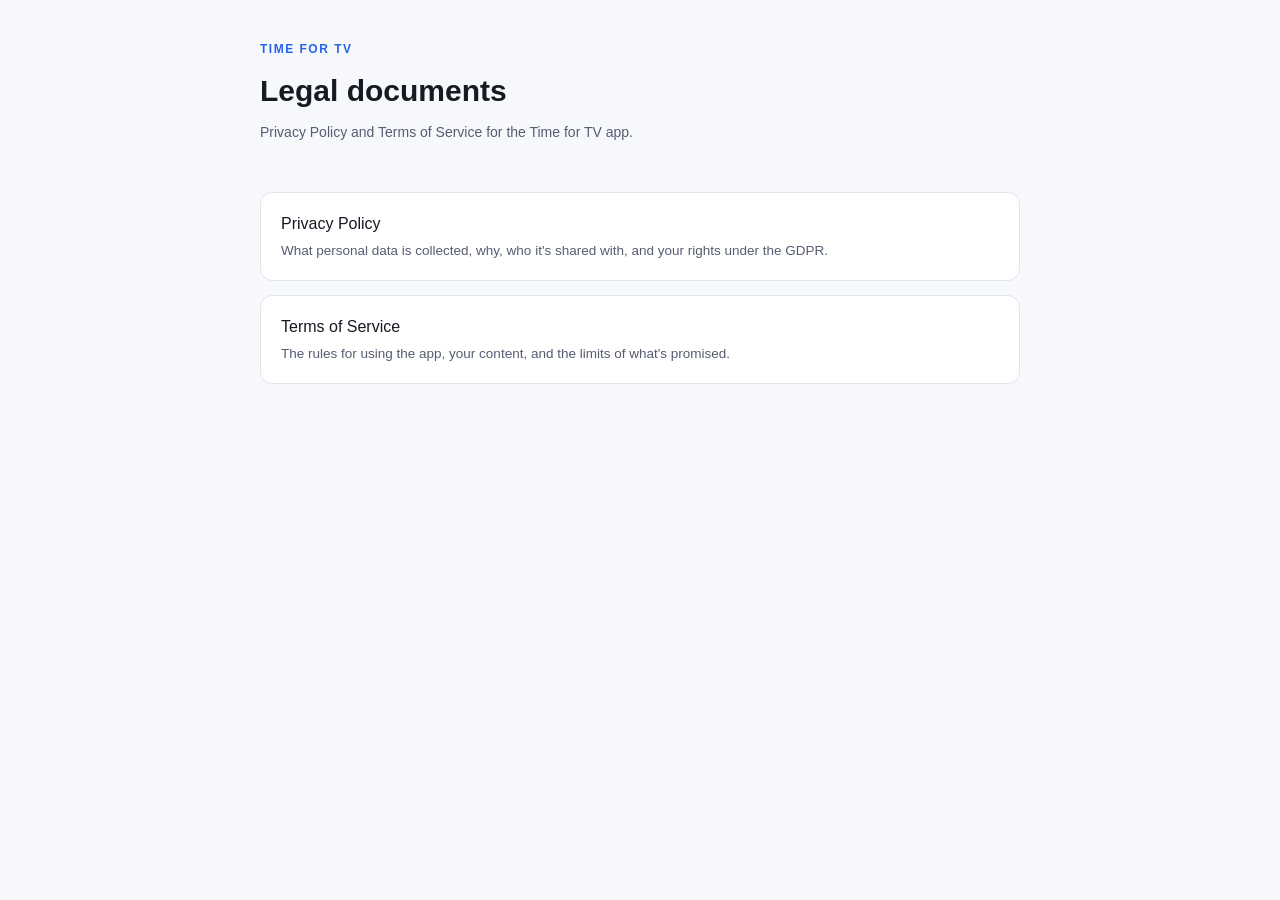
<file: index.html>
<!doctype html>
<html lang="en">
<head>
<meta charset="utf-8">
<meta name="viewport" content="width=device-width, initial-scale=1">
<title>Time for TV — Legal</title>
<link rel="stylesheet" href="style.css">
</head>
<body>
<header class="page-header">
  <p class="eyebrow">Time for TV</p>
  <h1>Legal documents</h1>
  <p class="updated">Privacy Policy and Terms of Service for the Time for TV app.</p>
</header>
<main>
  <div class="home-links">
    <a href="privacy-policy.html">
      Privacy Policy
      <span>What personal data is collected, why, who it's shared with, and your rights under the GDPR.</span>
    </a>
    <a href="terms-of-service.html">
      Terms of Service
      <span>The rules for using the app, your content, and the limits of what's promised.</span>
    </a>
  </div>
</main>
</body>
</html>
</file>
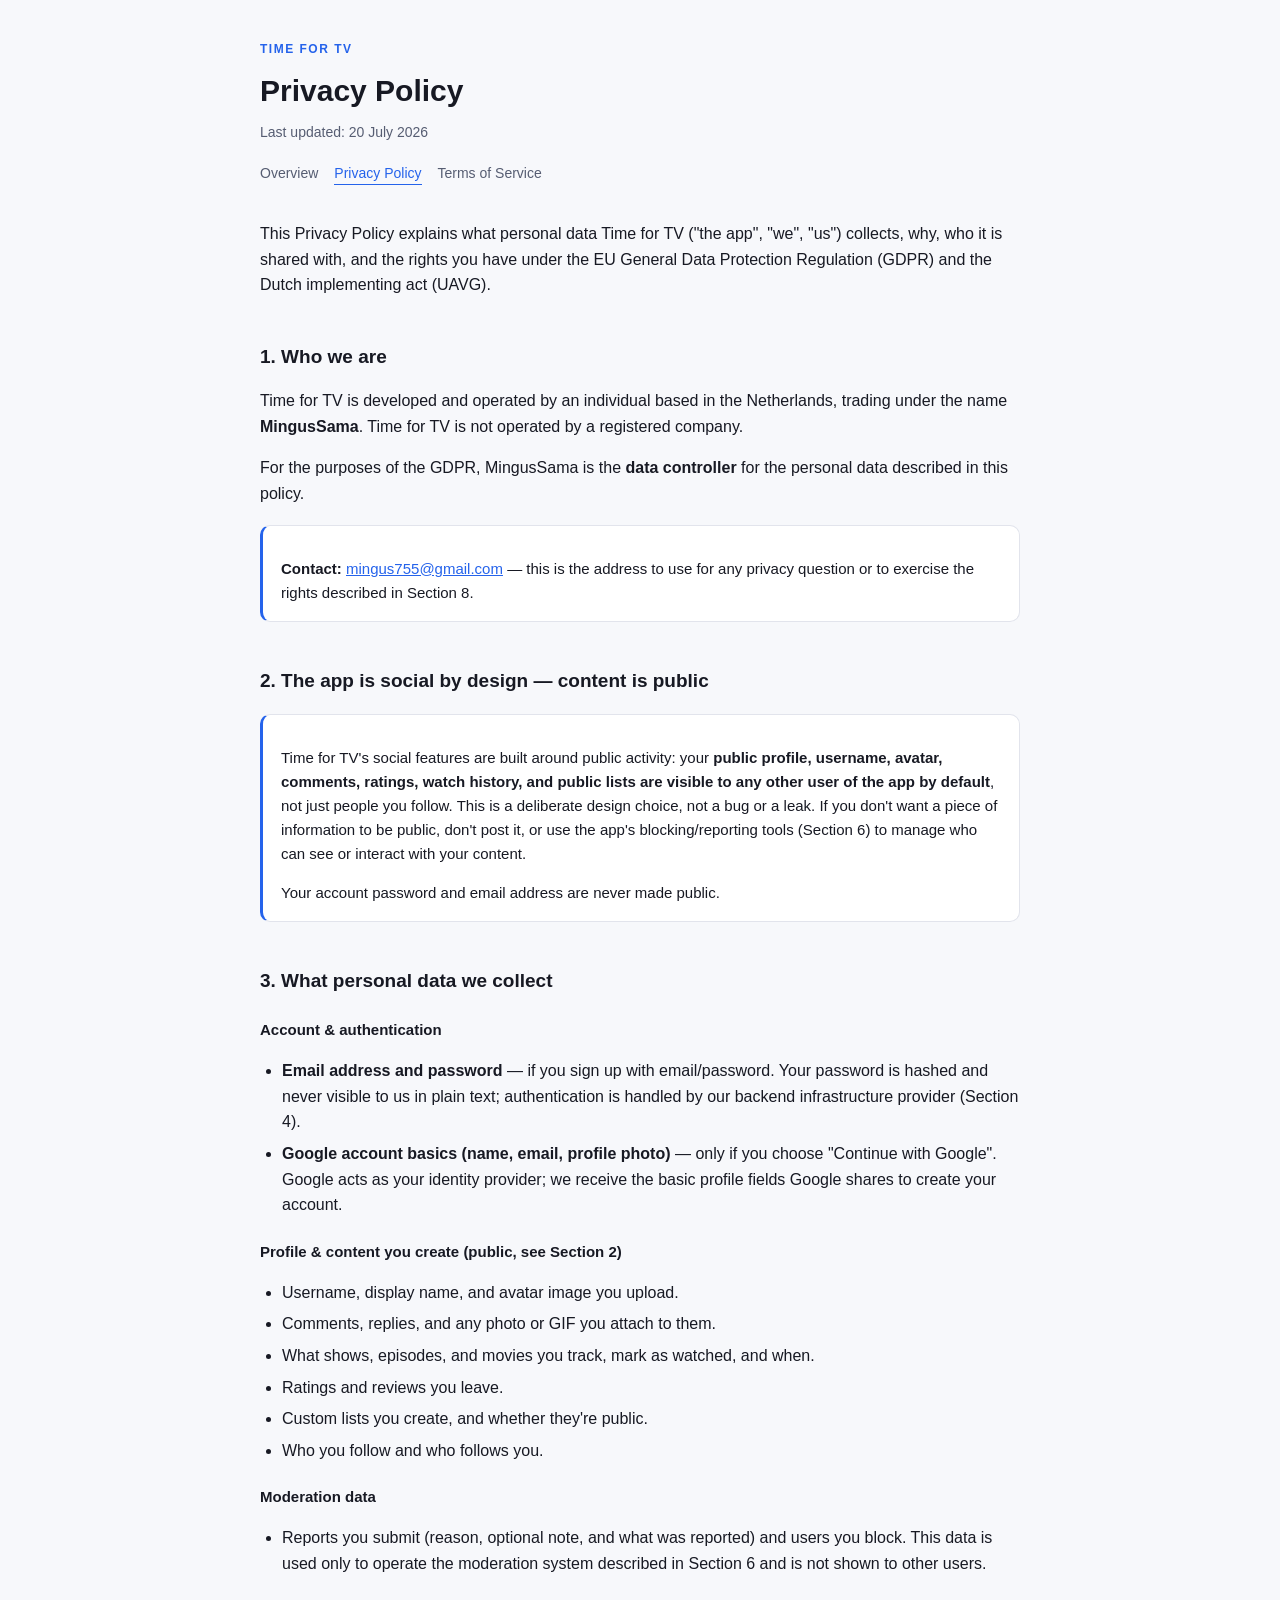
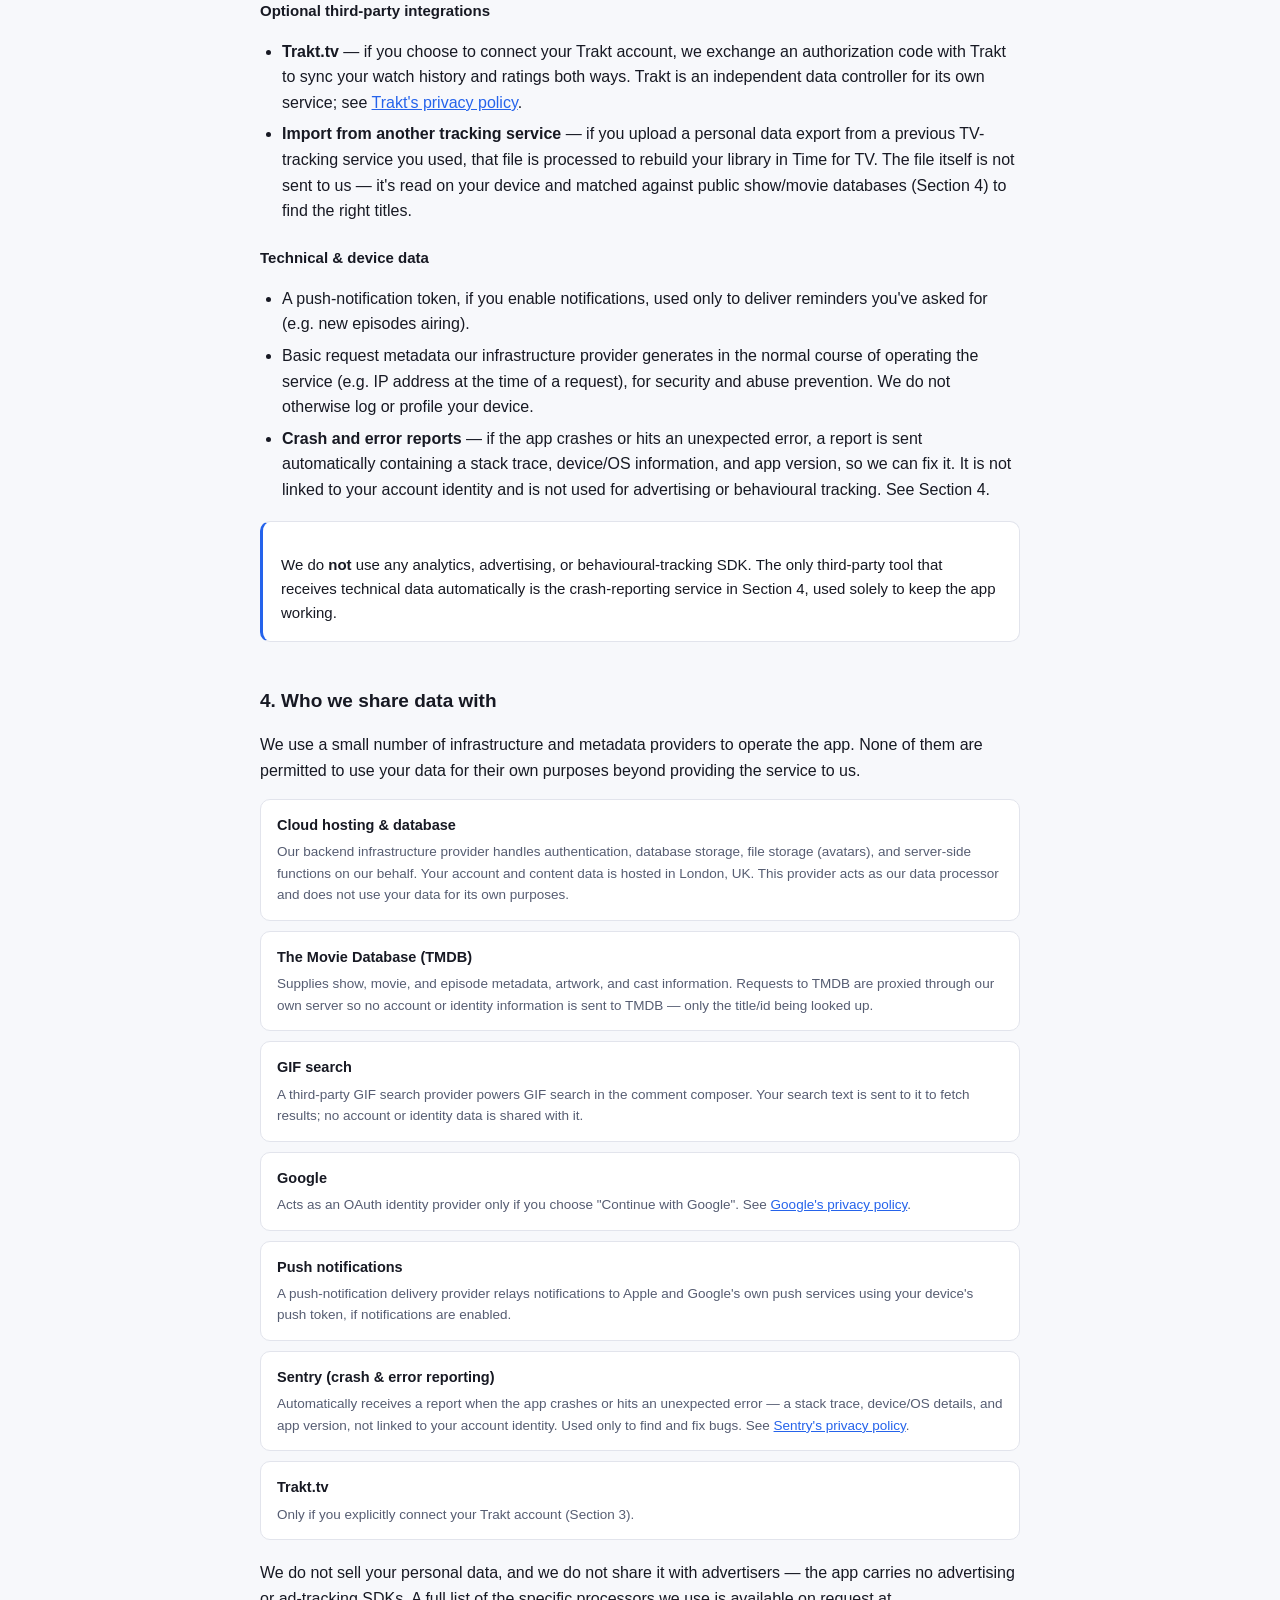
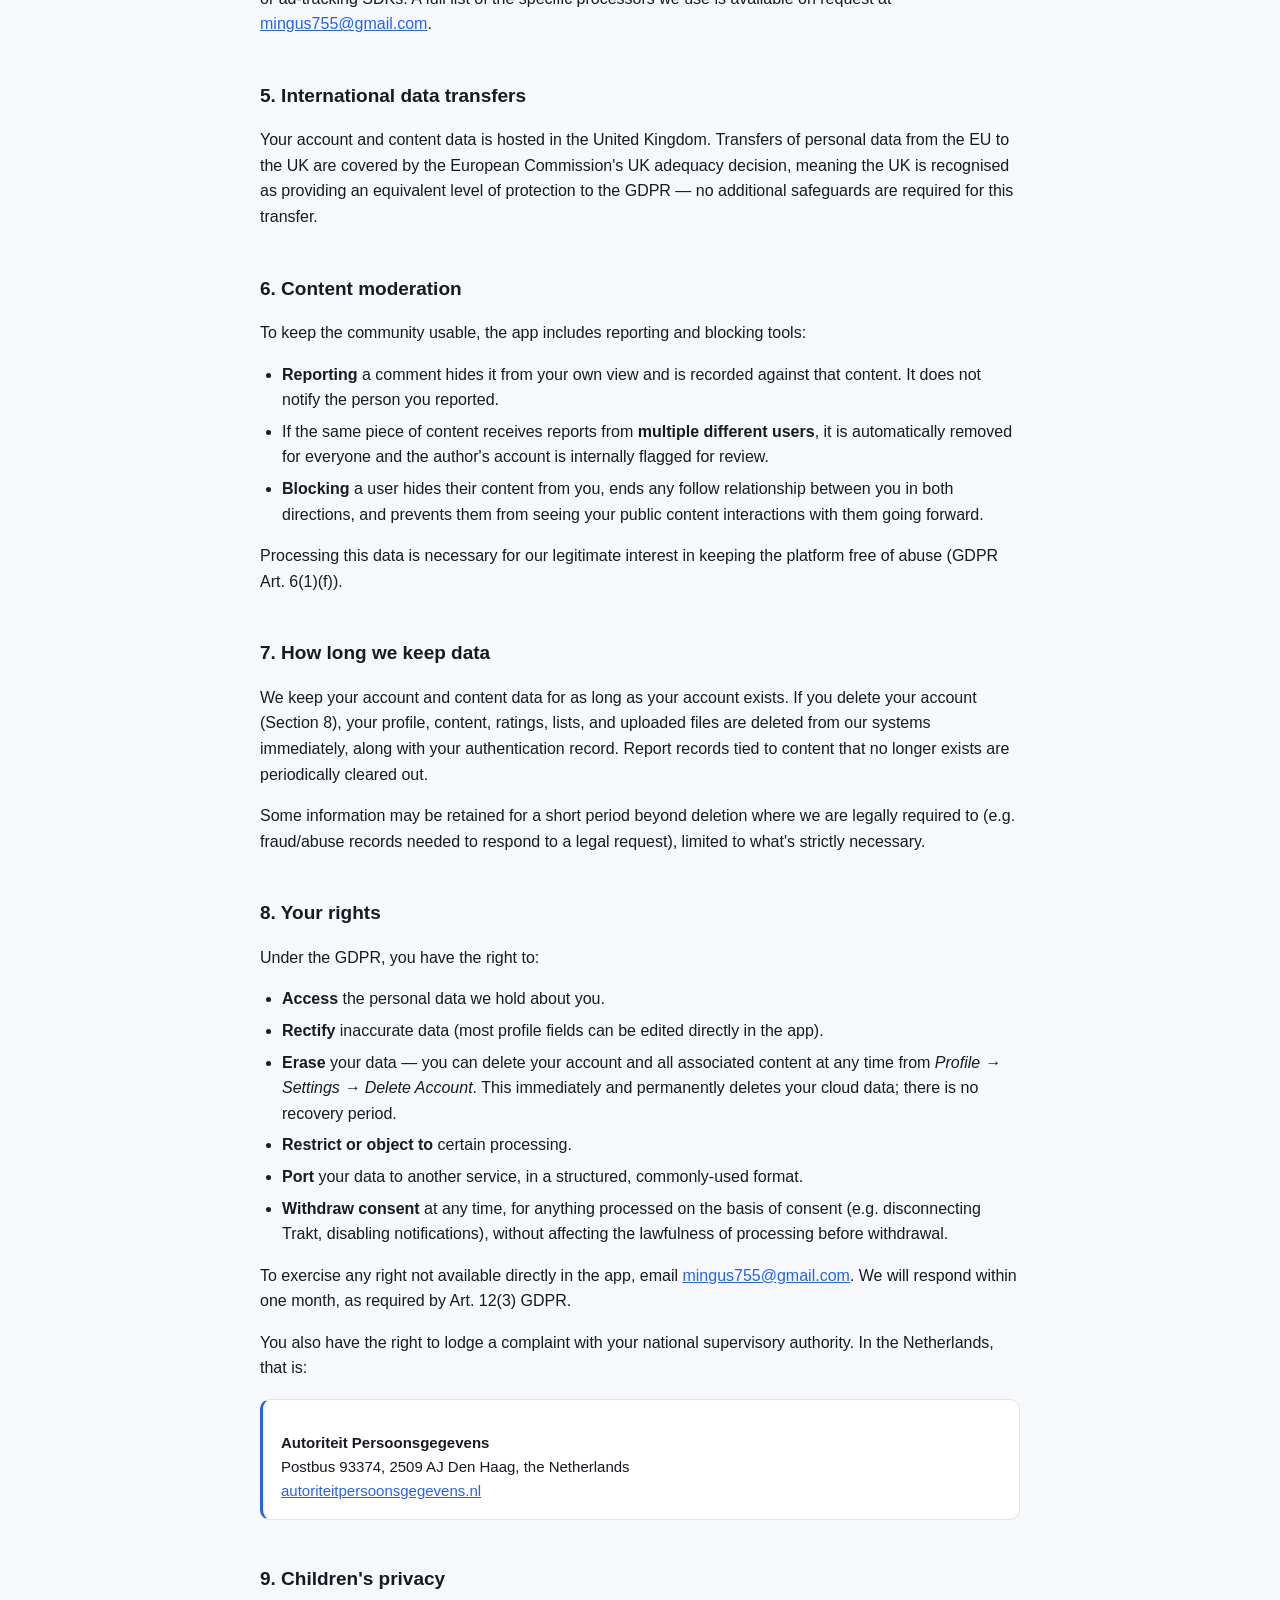
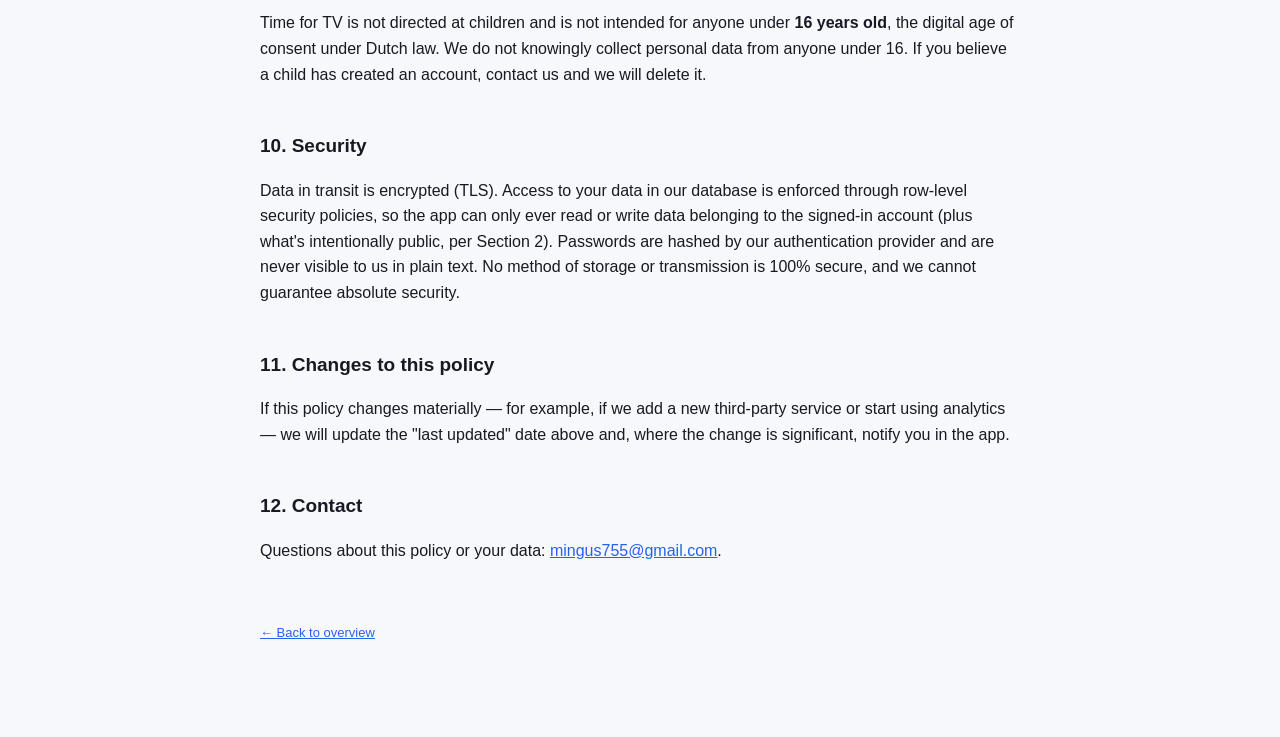
<file: privacy-policy.html>
<!doctype html>
<html lang="en">
<head>
<meta charset="utf-8">
<meta name="viewport" content="width=device-width, initial-scale=1">
<title>Privacy Policy — Time for TV</title>
<link rel="stylesheet" href="style.css">
</head>
<body>
<header class="page-header">
  <p class="eyebrow">Time for TV</p>
  <h1>Privacy Policy</h1>
  <p class="updated">Last updated: 20 July 2026</p>
  <nav class="crumbs">
    <a href="index.html">Overview</a>
    <a href="privacy-policy.html" class="active">Privacy Policy</a>
    <a href="terms-of-service.html">Terms of Service</a>
  </nav>
</header>
<main>

<p>This Privacy Policy explains what personal data Time for TV ("the app", "we", "us") collects, why, who it is shared with, and the rights you have under the EU General Data Protection Regulation (GDPR) and the Dutch implementing act (UAVG).</p>

<h2>1. Who we are</h2>
<p>Time for TV is developed and operated by an individual based in the Netherlands, trading under the name <strong>MingusSama</strong>. Time for TV is not operated by a registered company.</p>
<p>For the purposes of the GDPR, MingusSama is the <strong>data controller</strong> for the personal data described in this policy.</p>
<div class="callout">
  <p><strong>Contact:</strong> <a href="mailto:mingus755@gmail.com">mingus755@gmail.com</a> — this is the address to use for any privacy question or to exercise the rights described in Section 8.</p>
</div>

<h2>2. The app is social by design — content is public</h2>
<div class="callout">
  <p>Time for TV's social features are built around public activity: your <strong>public profile, username, avatar, comments, ratings, watch history, and public lists are visible to any other user of the app by default</strong>, not just people you follow. This is a deliberate design choice, not a bug or a leak. If you don't want a piece of information to be public, don't post it, or use the app's blocking/reporting tools (Section 6) to manage who can see or interact with your content.</p>
  <p>Your account password and email address are never made public.</p>
</div>

<h2>3. What personal data we collect</h2>

<h3>Account &amp; authentication</h3>
<ul>
  <li><strong>Email address and password</strong> — if you sign up with email/password. Your password is hashed and never visible to us in plain text; authentication is handled by our backend infrastructure provider (Section 4).</li>
  <li><strong>Google account basics (name, email, profile photo)</strong> — only if you choose "Continue with Google". Google acts as your identity provider; we receive the basic profile fields Google shares to create your account.</li>
</ul>

<h3>Profile &amp; content you create (public, see Section 2)</h3>
<ul>
  <li>Username, display name, and avatar image you upload.</li>
  <li>Comments, replies, and any photo or GIF you attach to them.</li>
  <li>What shows, episodes, and movies you track, mark as watched, and when.</li>
  <li>Ratings and reviews you leave.</li>
  <li>Custom lists you create, and whether they're public.</li>
  <li>Who you follow and who follows you.</li>
</ul>

<h3>Moderation data</h3>
<ul>
  <li>Reports you submit (reason, optional note, and what was reported) and users you block. This data is used only to operate the moderation system described in Section 6 and is not shown to other users.</li>
</ul>

<h3>Optional third-party integrations</h3>
<ul>
  <li><strong>Trakt.tv</strong> — if you choose to connect your Trakt account, we exchange an authorization code with Trakt to sync your watch history and ratings both ways. Trakt is an independent data controller for its own service; see <a href="https://trakt.tv/privacy" target="_blank" rel="noopener">Trakt's privacy policy</a>.</li>
  <li><strong>Import from another tracking service</strong> — if you upload a personal data export from a previous TV-tracking service you used, that file is processed to rebuild your library in Time for TV. The file itself is not sent to us — it's read on your device and matched against public show/movie databases (Section 4) to find the right titles.</li>
</ul>

<h3>Technical &amp; device data</h3>
<ul>
  <li>A push-notification token, if you enable notifications, used only to deliver reminders you've asked for (e.g. new episodes airing).</li>
  <li>Basic request metadata our infrastructure provider generates in the normal course of operating the service (e.g. IP address at the time of a request), for security and abuse prevention. We do not otherwise log or profile your device.</li>
  <li><strong>Crash and error reports</strong> — if the app crashes or hits an unexpected error, a report is sent automatically containing a stack trace, device/OS information, and app version, so we can fix it. It is not linked to your account identity and is not used for advertising or behavioural tracking. See Section 4.</li>
</ul>

<div class="callout">
  <p>We do <strong>not</strong> use any analytics, advertising, or behavioural-tracking SDK. The only third-party tool that receives technical data automatically is the crash-reporting service in Section 4, used solely to keep the app working.</p>
</div>

<h2>4. Who we share data with</h2>
<p>We use a small number of infrastructure and metadata providers to operate the app. None of them are permitted to use your data for their own purposes beyond providing the service to us.</p>

<div class="card-list">
  <div class="card">
    <h4>Cloud hosting &amp; database</h4>
    <p>Our backend infrastructure provider handles authentication, database storage, file storage (avatars), and server-side functions on our behalf. Your account and content data is hosted in London, UK. This provider acts as our data processor and does not use your data for its own purposes.</p>
  </div>
  <div class="card">
    <h4>The Movie Database (TMDB)</h4>
    <p>Supplies show, movie, and episode metadata, artwork, and cast information. Requests to TMDB are proxied through our own server so no account or identity information is sent to TMDB — only the title/id being looked up.</p>
  </div>
  <div class="card">
    <h4>GIF search</h4>
    <p>A third-party GIF search provider powers GIF search in the comment composer. Your search text is sent to it to fetch results; no account or identity data is shared with it.</p>
  </div>
  <div class="card">
    <h4>Google</h4>
    <p>Acts as an OAuth identity provider only if you choose "Continue with Google". See <a href="https://policies.google.com/privacy" target="_blank" rel="noopener">Google's privacy policy</a>.</p>
  </div>
  <div class="card">
    <h4>Push notifications</h4>
    <p>A push-notification delivery provider relays notifications to Apple and Google's own push services using your device's push token, if notifications are enabled.</p>
  </div>
  <div class="card">
    <h4>Sentry (crash &amp; error reporting)</h4>
    <p>Automatically receives a report when the app crashes or hits an unexpected error — a stack trace, device/OS details, and app version, not linked to your account identity. Used only to find and fix bugs. See <a href="https://sentry.io/privacy/" target="_blank" rel="noopener">Sentry's privacy policy</a>.</p>
  </div>
  <div class="card">
    <h4>Trakt.tv</h4>
    <p>Only if you explicitly connect your Trakt account (Section 3).</p>
  </div>
</div>

<p>We do not sell your personal data, and we do not share it with advertisers — the app carries no advertising or ad-tracking SDKs. A full list of the specific processors we use is available on request at <a href="mailto:mingus755@gmail.com">mingus755@gmail.com</a>.</p>

<h2>5. International data transfers</h2>
<p>Your account and content data is hosted in the United Kingdom. Transfers of personal data from the EU to the UK are covered by the European Commission's UK adequacy decision, meaning the UK is recognised as providing an equivalent level of protection to the GDPR — no additional safeguards are required for this transfer.</p>

<h2>6. Content moderation</h2>
<p>To keep the community usable, the app includes reporting and blocking tools:</p>
<ul>
  <li><strong>Reporting</strong> a comment hides it from your own view and is recorded against that content. It does not notify the person you reported.</li>
  <li>If the same piece of content receives reports from <strong>multiple different users</strong>, it is automatically removed for everyone and the author's account is internally flagged for review.</li>
  <li><strong>Blocking</strong> a user hides their content from you, ends any follow relationship between you in both directions, and prevents them from seeing your public content interactions with them going forward.</li>
</ul>
<p>Processing this data is necessary for our legitimate interest in keeping the platform free of abuse (GDPR Art. 6(1)(f)).</p>

<h2>7. How long we keep data</h2>
<p>We keep your account and content data for as long as your account exists. If you delete your account (Section 8), your profile, content, ratings, lists, and uploaded files are deleted from our systems immediately, along with your authentication record. Report records tied to content that no longer exists are periodically cleared out.</p>
<p>Some information may be retained for a short period beyond deletion where we are legally required to (e.g. fraud/abuse records needed to respond to a legal request), limited to what's strictly necessary.</p>

<h2>8. Your rights</h2>
<p>Under the GDPR, you have the right to:</p>
<ul>
  <li><strong>Access</strong> the personal data we hold about you.</li>
  <li><strong>Rectify</strong> inaccurate data (most profile fields can be edited directly in the app).</li>
  <li><strong>Erase</strong> your data — you can delete your account and all associated content at any time from <em>Profile → Settings → Delete Account</em>. This immediately and permanently deletes your cloud data; there is no recovery period.</li>
  <li><strong>Restrict or object to</strong> certain processing.</li>
  <li><strong>Port</strong> your data to another service, in a structured, commonly-used format.</li>
  <li><strong>Withdraw consent</strong> at any time, for anything processed on the basis of consent (e.g. disconnecting Trakt, disabling notifications), without affecting the lawfulness of processing before withdrawal.</li>
</ul>
<p>To exercise any right not available directly in the app, email <a href="mailto:mingus755@gmail.com">mingus755@gmail.com</a>. We will respond within one month, as required by Art. 12(3) GDPR.</p>
<p>You also have the right to lodge a complaint with your national supervisory authority. In the Netherlands, that is:</p>
<div class="callout">
  <p><strong>Autoriteit Persoonsgegevens</strong><br>
  Postbus 93374, 2509 AJ Den Haag, the Netherlands<br>
  <a href="https://www.autoriteitpersoonsgegevens.nl" target="_blank" rel="noopener">autoriteitpersoonsgegevens.nl</a></p>
</div>

<h2>9. Children's privacy</h2>
<p>Time for TV is not directed at children and is not intended for anyone under <strong>16 years old</strong>, the digital age of consent under Dutch law. We do not knowingly collect personal data from anyone under 16. If you believe a child has created an account, contact us and we will delete it.</p>

<h2>10. Security</h2>
<p>Data in transit is encrypted (TLS). Access to your data in our database is enforced through row-level security policies, so the app can only ever read or write data belonging to the signed-in account (plus what's intentionally public, per Section 2). Passwords are hashed by our authentication provider and are never visible to us in plain text. No method of storage or transmission is 100% secure, and we cannot guarantee absolute security.</p>

<h2>11. Changes to this policy</h2>
<p>If this policy changes materially — for example, if we add a new third-party service or start using analytics — we will update the "last updated" date above and, where the change is significant, notify you in the app.</p>

<h2>12. Contact</h2>
<p>Questions about this policy or your data: <a href="mailto:mingus755@gmail.com">mingus755@gmail.com</a>.</p>

</main>
<footer>
  <p><a href="index.html">← Back to overview</a></p>
</footer>
</body>
</html>
</file>
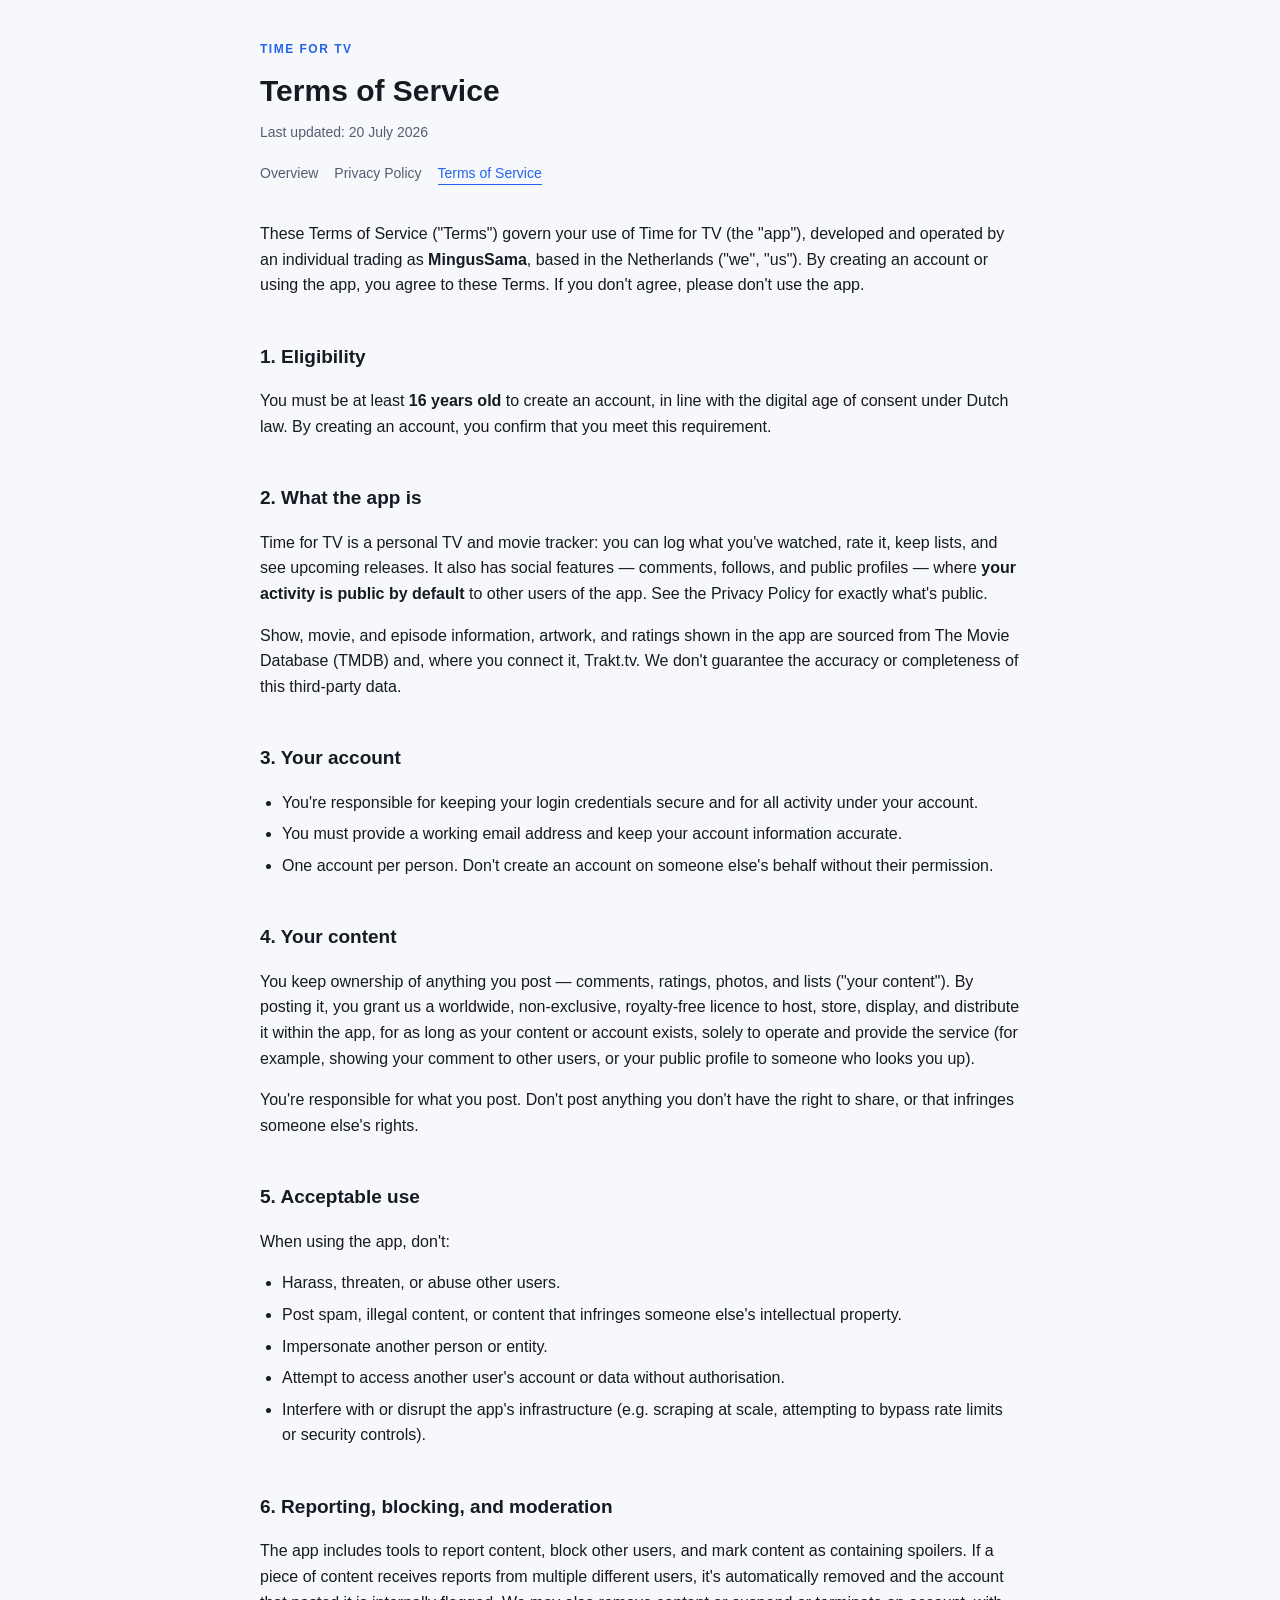
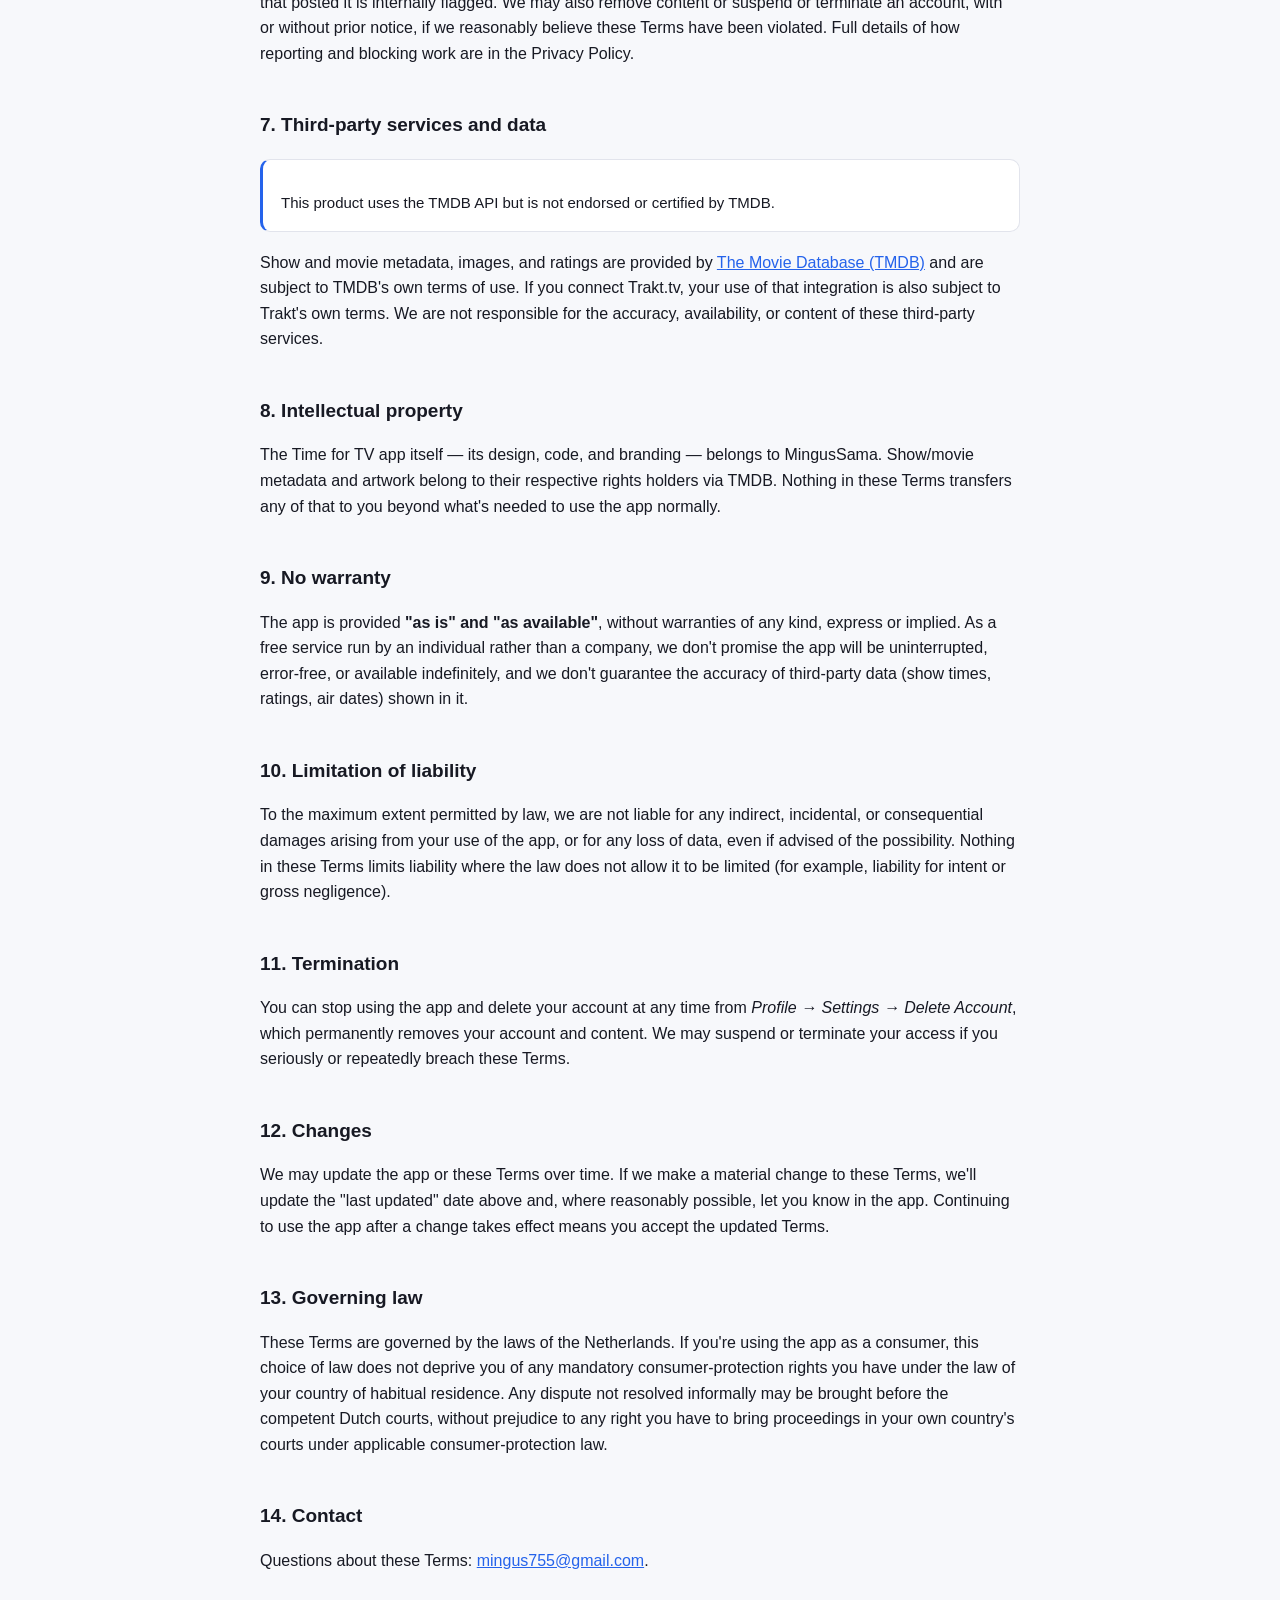
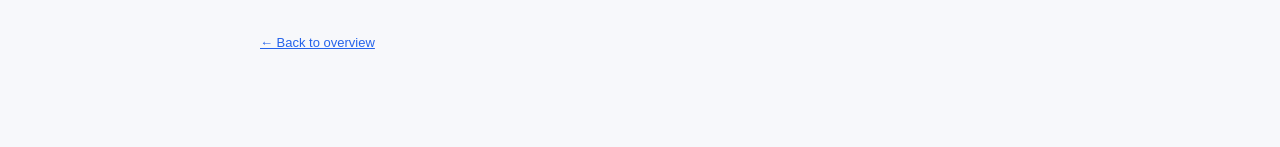
<file: terms-of-service.html>
<!doctype html>
<html lang="en">
<head>
<meta charset="utf-8">
<meta name="viewport" content="width=device-width, initial-scale=1">
<title>Terms of Service — Time for TV</title>
<link rel="stylesheet" href="style.css">
</head>
<body>
<header class="page-header">
  <p class="eyebrow">Time for TV</p>
  <h1>Terms of Service</h1>
  <p class="updated">Last updated: 20 July 2026</p>
  <nav class="crumbs">
    <a href="index.html">Overview</a>
    <a href="privacy-policy.html">Privacy Policy</a>
    <a href="terms-of-service.html" class="active">Terms of Service</a>
  </nav>
</header>
<main>

<p>These Terms of Service ("Terms") govern your use of Time for TV (the "app"), developed and operated by an individual trading as <strong>MingusSama</strong>, based in the Netherlands ("we", "us"). By creating an account or using the app, you agree to these Terms. If you don't agree, please don't use the app.</p>

<h2>1. Eligibility</h2>
<p>You must be at least <strong>16 years old</strong> to create an account, in line with the digital age of consent under Dutch law. By creating an account, you confirm that you meet this requirement.</p>

<h2>2. What the app is</h2>
<p>Time for TV is a personal TV and movie tracker: you can log what you've watched, rate it, keep lists, and see upcoming releases. It also has social features — comments, follows, and public profiles — where <strong>your activity is public by default</strong> to other users of the app. See the Privacy Policy for exactly what's public.</p>
<p>Show, movie, and episode information, artwork, and ratings shown in the app are sourced from The Movie Database (TMDB) and, where you connect it, Trakt.tv. We don't guarantee the accuracy or completeness of this third-party data.</p>

<h2>3. Your account</h2>
<ul>
  <li>You're responsible for keeping your login credentials secure and for all activity under your account.</li>
  <li>You must provide a working email address and keep your account information accurate.</li>
  <li>One account per person. Don't create an account on someone else's behalf without their permission.</li>
</ul>

<h2>4. Your content</h2>
<p>You keep ownership of anything you post — comments, ratings, photos, and lists ("your content"). By posting it, you grant us a worldwide, non-exclusive, royalty-free licence to host, store, display, and distribute it within the app, for as long as your content or account exists, solely to operate and provide the service (for example, showing your comment to other users, or your public profile to someone who looks you up).</p>
<p>You're responsible for what you post. Don't post anything you don't have the right to share, or that infringes someone else's rights.</p>

<h2>5. Acceptable use</h2>
<p>When using the app, don't:</p>
<ul>
  <li>Harass, threaten, or abuse other users.</li>
  <li>Post spam, illegal content, or content that infringes someone else's intellectual property.</li>
  <li>Impersonate another person or entity.</li>
  <li>Attempt to access another user's account or data without authorisation.</li>
  <li>Interfere with or disrupt the app's infrastructure (e.g. scraping at scale, attempting to bypass rate limits or security controls).</li>
</ul>

<h2>6. Reporting, blocking, and moderation</h2>
<p>The app includes tools to report content, block other users, and mark content as containing spoilers. If a piece of content receives reports from multiple different users, it's automatically removed and the account that posted it is internally flagged. We may also remove content or suspend or terminate an account, with or without prior notice, if we reasonably believe these Terms have been violated. Full details of how reporting and blocking work are in the Privacy Policy.</p>

<h2>7. Third-party services and data</h2>
<div class="callout">
  <p>This product uses the TMDB API but is not endorsed or certified by TMDB.</p>
</div>
<p>Show and movie metadata, images, and ratings are provided by <a href="https://www.themoviedb.org/" target="_blank" rel="noopener">The Movie Database (TMDB)</a> and are subject to TMDB's own terms of use. If you connect Trakt.tv, your use of that integration is also subject to Trakt's own terms. We are not responsible for the accuracy, availability, or content of these third-party services.</p>

<h2>8. Intellectual property</h2>
<p>The Time for TV app itself — its design, code, and branding — belongs to MingusSama. Show/movie metadata and artwork belong to their respective rights holders via TMDB. Nothing in these Terms transfers any of that to you beyond what's needed to use the app normally.</p>

<h2>9. No warranty</h2>
<p>The app is provided <strong>"as is" and "as available"</strong>, without warranties of any kind, express or implied. As a free service run by an individual rather than a company, we don't promise the app will be uninterrupted, error-free, or available indefinitely, and we don't guarantee the accuracy of third-party data (show times, ratings, air dates) shown in it.</p>

<h2>10. Limitation of liability</h2>
<p>To the maximum extent permitted by law, we are not liable for any indirect, incidental, or consequential damages arising from your use of the app, or for any loss of data, even if advised of the possibility. Nothing in these Terms limits liability where the law does not allow it to be limited (for example, liability for intent or gross negligence).</p>

<h2>11. Termination</h2>
<p>You can stop using the app and delete your account at any time from <em>Profile → Settings → Delete Account</em>, which permanently removes your account and content. We may suspend or terminate your access if you seriously or repeatedly breach these Terms.</p>

<h2>12. Changes</h2>
<p>We may update the app or these Terms over time. If we make a material change to these Terms, we'll update the "last updated" date above and, where reasonably possible, let you know in the app. Continuing to use the app after a change takes effect means you accept the updated Terms.</p>

<h2>13. Governing law</h2>
<p>These Terms are governed by the laws of the Netherlands. If you're using the app as a consumer, this choice of law does not deprive you of any mandatory consumer-protection rights you have under the law of your country of habitual residence. Any dispute not resolved informally may be brought before the competent Dutch courts, without prejudice to any right you have to bring proceedings in your own country's courts under applicable consumer-protection law.</p>

<h2>14. Contact</h2>
<p>Questions about these Terms: <a href="mailto:mingus755@gmail.com">mingus755@gmail.com</a>.</p>

</main>
<footer>
  <p><a href="index.html">← Back to overview</a></p>
</footer>
</body>
</html>
</file>
<file: style.css>
:root {
  color-scheme: light dark;
  --bg: #0d0f1a;
  --bg-elevated: #161927;
  --text: #f2f3f7;
  --text-secondary: #a7adc0;
  --border: #2a2e42;
  --accent: #4f8ef7;
  --max-width: 760px;
}

@media (prefers-color-scheme: light) {
  :root {
    --bg: #f7f8fb;
    --bg-elevated: #ffffff;
    --text: #171923;
    --text-secondary: #565d72;
    --border: #e2e4ec;
    --accent: #2563eb;
  }
}

* {
  box-sizing: border-box;
}

body {
  margin: 0;
  padding: 0 20px 80px;
  background: var(--bg);
  color: var(--text);
  font-family: -apple-system, BlinkMacSystemFont, 'Segoe UI', Roboto, Helvetica, Arial, sans-serif;
  line-height: 1.6;
}

main {
  max-width: var(--max-width);
  margin: 0 auto;
}

header.page-header {
  max-width: var(--max-width);
  margin: 0 auto;
  padding: 40px 0 20px;
}

.eyebrow {
  text-transform: uppercase;
  letter-spacing: 1.5px;
  font-size: 12px;
  font-weight: 700;
  color: var(--accent);
  margin: 0 0 8px;
}

h1 {
  font-size: 30px;
  margin: 0 0 6px;
}

.updated {
  color: var(--text-secondary);
  font-size: 14px;
  margin: 0;
}

nav.crumbs {
  display: flex;
  gap: 16px;
  font-size: 14px;
  margin-top: 18px;
}

nav.crumbs a {
  color: var(--text-secondary);
  text-decoration: none;
  border-bottom: 1px solid transparent;
}

nav.crumbs a.active {
  color: var(--accent);
  border-bottom-color: var(--accent);
}

nav.crumbs a:hover {
  color: var(--accent);
}

h2 {
  font-size: 19px;
  margin: 40px 0 12px;
  padding-top: 4px;
}

h3 {
  font-size: 15px;
  margin: 22px 0 8px;
}

p {
  color: var(--text);
}

p.muted, li.muted {
  color: var(--text-secondary);
}

ul, ol {
  padding-left: 22px;
}

li {
  margin-bottom: 6px;
}

a {
  color: var(--accent);
}

.callout {
  background: var(--bg-elevated);
  border: 1px solid var(--border);
  border-left: 3px solid var(--accent);
  border-radius: 10px;
  padding: 16px 18px;
  margin: 18px 0;
  font-size: 15px;
}

.callout p:last-child {
  margin-bottom: 0;
}

table {
  width: 100%;
  border-collapse: collapse;
  margin: 12px 0 20px;
  font-size: 14px;
}

th, td {
  text-align: left;
  padding: 9px 10px;
  border-bottom: 1px solid var(--border);
  vertical-align: top;
}

th {
  color: var(--text-secondary);
  font-weight: 600;
  font-size: 12.5px;
  text-transform: uppercase;
  letter-spacing: 0.4px;
}

.card-list {
  display: grid;
  gap: 10px;
  margin: 12px 0 20px;
}

.card {
  background: var(--bg-elevated);
  border: 1px solid var(--border);
  border-radius: 10px;
  padding: 14px 16px;
}

.card h4 {
  margin: 0 0 4px;
  font-size: 14.5px;
}

.card p {
  margin: 0;
  font-size: 13.5px;
  color: var(--text-secondary);
}

hr {
  border: none;
  border-top: 1px solid var(--border);
  margin: 40px 0;
}

.home-links {
  display: grid;
  gap: 14px;
  margin-top: 28px;
}

.home-links a {
  display: block;
  background: var(--bg-elevated);
  border: 1px solid var(--border);
  border-radius: 12px;
  padding: 18px 20px;
  text-decoration: none;
  color: var(--text);
}

.home-links a span {
  display: block;
  color: var(--text-secondary);
  font-size: 13.5px;
  margin-top: 4px;
}

footer {
  max-width: var(--max-width);
  margin: 60px auto 0;
  color: var(--text-secondary);
  font-size: 13px;
}
</file>
